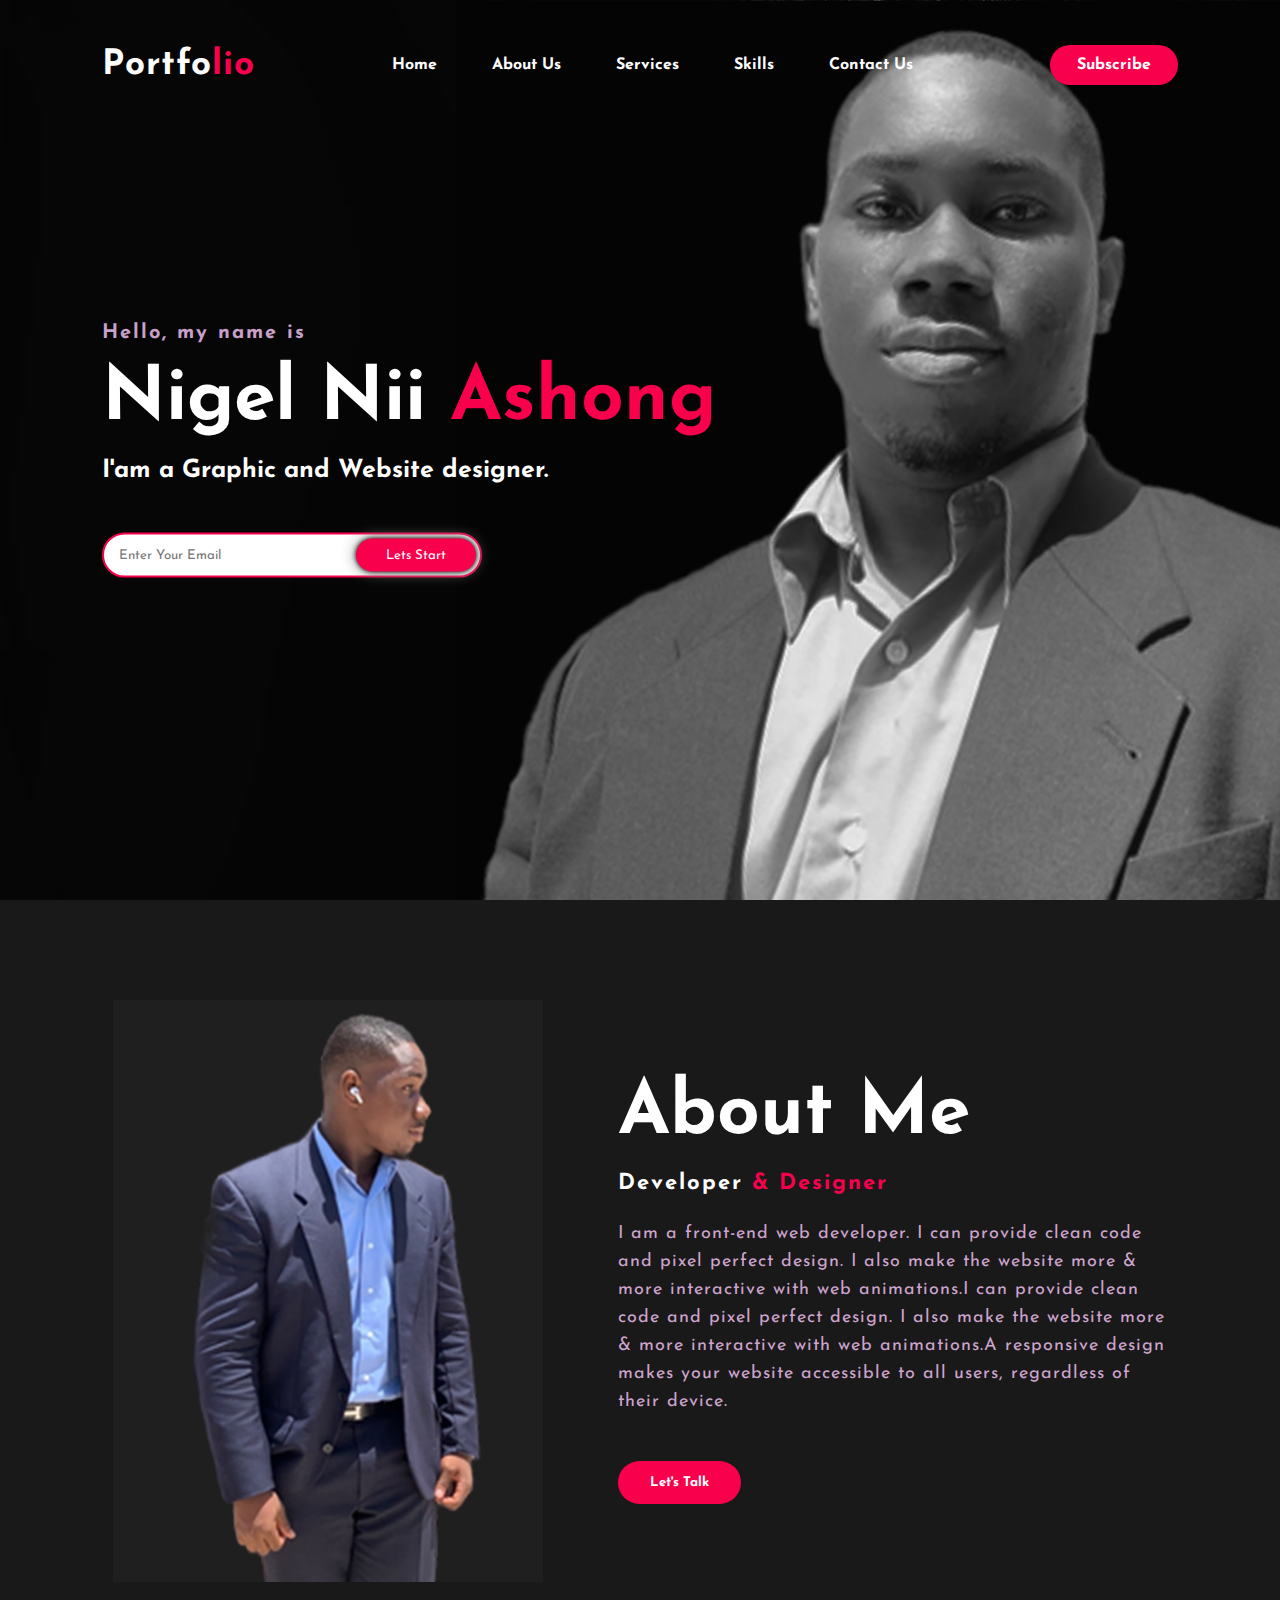
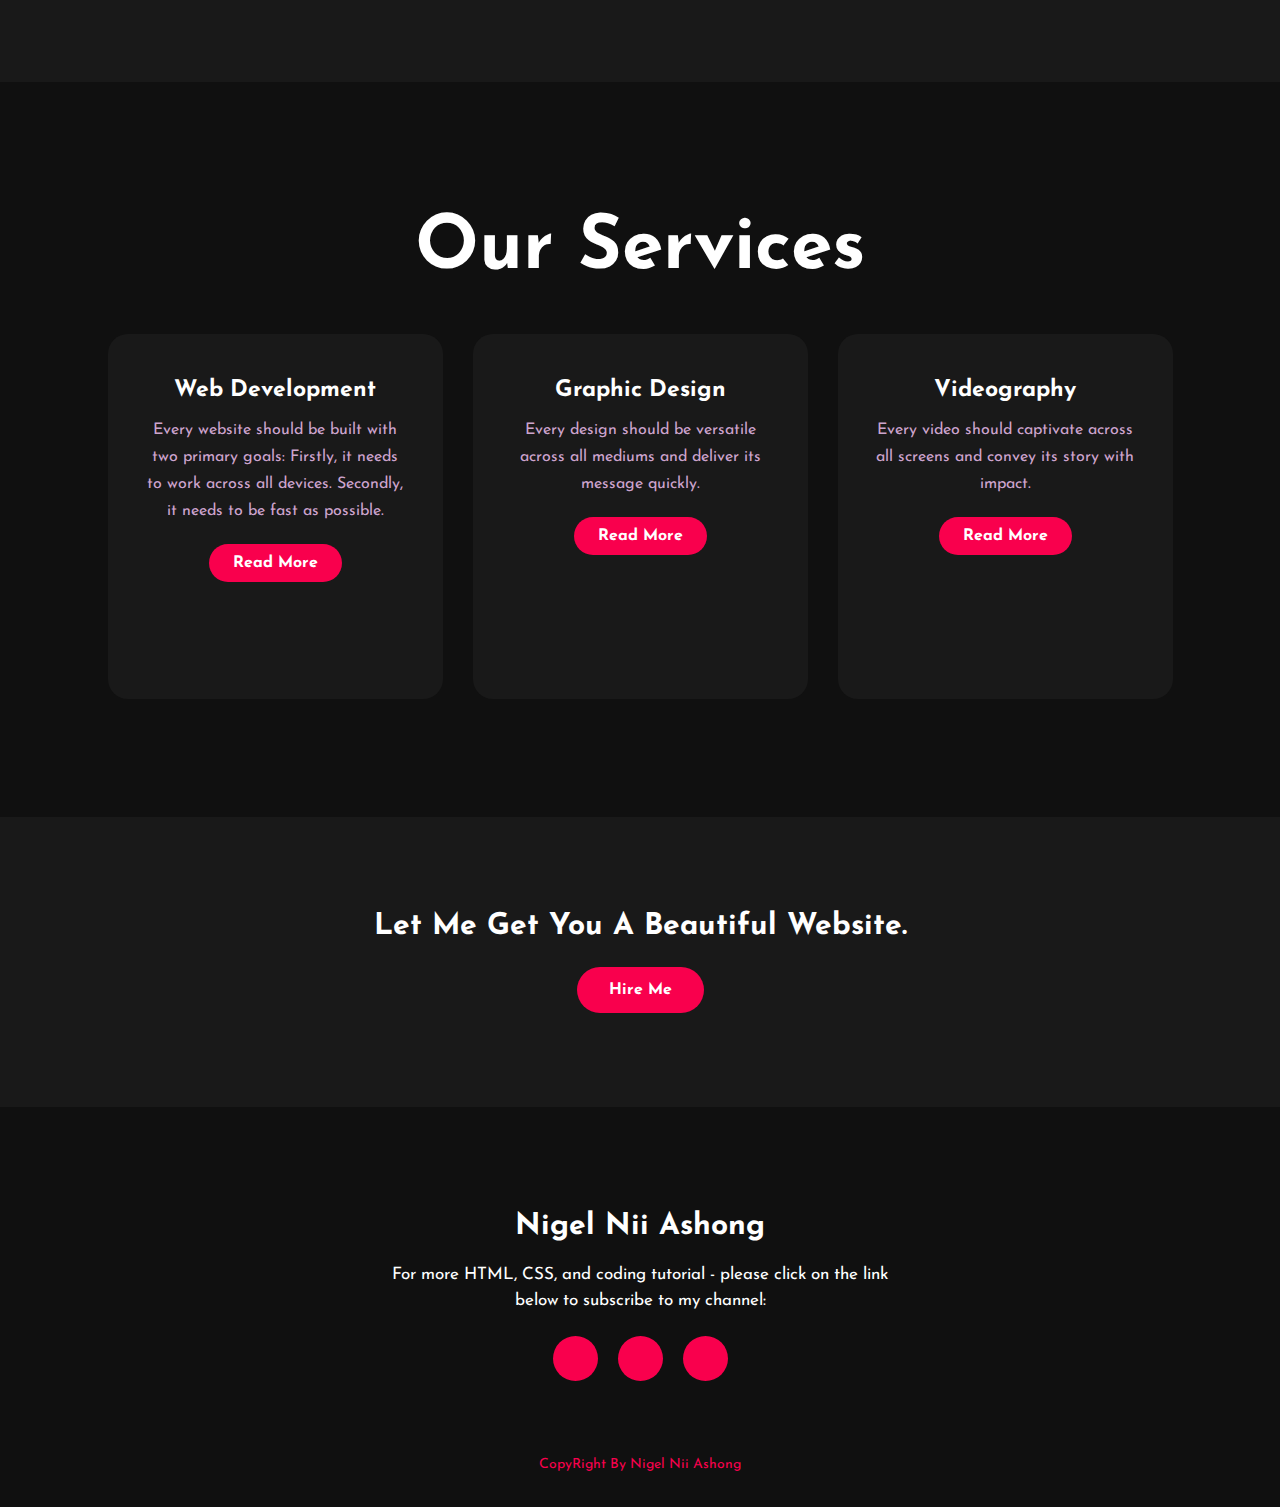
<file: index.html>
<!DOCTYPE html>
<html>
<head>
	<title>Portfolio website</title>
	<link rel="stylesheet" type="text/css" href="css/style.css">

	<link rel="preconnect" href="https://fonts.gstatic.com">
  <link href="https://fonts.googleapis.com/css2?family=Josefin+Sans:ital,wght@0,100;0,200;0,300;0,400;0,500;0,600;0,700;1,100;1,200;1,300;1,400;1,500;1,600;1,700&display=swap" rel="stylesheet">

  <link rel="stylesheet" href="https://cdnjs.cloudflare.com/ajax/libs/font-awesome/5.15.3/css/all.min.css" integrity="sha512-iBBXm8fW90+nuLcSKlbmrPcLa0OT92xO1BIsZ+ywDWZCvqsWgccV3gFoRBv0z+8dLJgyAHIhR35VZc2oM/gI1w==" crossorigin="anonymous" referrerpolicy="no-referrer" />

</head>
<body>
	<!----hero Section start---->

	<div class="hero">
		<nav>
			<h2 class="logo">Portfo<span>lio</span></h2>
			<ul>
				<li><a href="#">Home</a></li>
				<li><a href="#">About Us</a></li>
				<li><a href="#">Services</a></li>
				<li><a href="#">Skills</a></li>
				<li><a href="#">Contact Us</a></li>
			</ul>
			<a href="#" class="btn">Subscribe</a>
		</nav>

		<div class="content">
			<h4>Hello, my name is</h4>
			<h1>Nigel Nii <span>Ashong</span></h1>
			<h3>I'am a Graphic and Website designer.</h3>
			<div class="newslatter">
				<form>
					<input type="email" name="email" id="mail" placeholder="Enter Your Email">
					<input type="submit" name="submit" value="Lets Start">
				</form>
			</div>
		</div>
	</div>

	<!----About section start---->
	<section class="about">
		<div class="main">
			<img src="img/main-img.jpg">
			<div class="about-text">
				<h2>About Me</h2>
				<h5>Developer <span>& Designer</span></h5>
				<p>I am a front-end web developer. I can provide clean code and pixel perfect design. I also make the website more & more interactive with web animations.I can provide clean code and pixel perfect design. I also make the website more & more interactive with web animations.A responsive design makes your website accessible to all users, regardless of their device.</p>
				<button type="button">Let's Talk</button>
			</div>
		</div>
	</section>

	<!-----service section start----------->
	<div class="service">
		<div class="title">
			<h2>Our Services</h2>
		</div>

		<div class="box">
			<div class="card">
				<i class="fas fa-bars"></i>
				<h5>Web Development</h5>
				<div class="pra">
					<p>Every website should be built with two primary goals: Firstly, it needs to work across all devices. Secondly, it needs to be fast as possible.</p>

					<p style="text-align: center;">
						<a class="button" href="#">Read More</a>
					</p>
				</div>
			</div>

			<div class="card">
				<i class="far fa-user"></i>
				<h5>Graphic Design</h5>
				<div class="pra">
					<p>Every design should be versatile across all mediums and deliver its message quickly.</p>

					<p style="text-align: center;">
						<a class="button" href="#">Read More</a>
					</p>
				</div>
			</div>

			<div class="card">
				<i class="far fa-bell"></i>
				<h5>Videography</h5>
				<div class="pra">
					<p>Every video should captivate across all screens and convey its story with impact.</p>

					<p style="text-align: center;">
						<a class="button" href="#">Read More</a>
					</p>
				</div>
			</div>
		</div>
	</div>

	<!------Contact Me------>
	<div class="contact-me">
		<p>Let Me Get You A Beautiful Website.</p>
		<a class="button-two" href="#">Hire Me</a>
	</div>

	<!------footer start--------->
	<footer>
		<p>Nigel Nii Ashong</p>
		<p>For more HTML, CSS, and coding tutorial - please click on the link below to subscribe to my channel:</p>
		<div class="social">
			<a href="#"><i class="fab fa-facebook-f"></i></a>
			<a href="#"><i class="fab fa-instagram"></i></a>
			<a href="#"><i class="fab fa-dribbble"></i></a>
		</div>
		<p class="end">CopyRight By Nigel Nii Ashong</p>
	</footer>
</body>
</html>
</file>
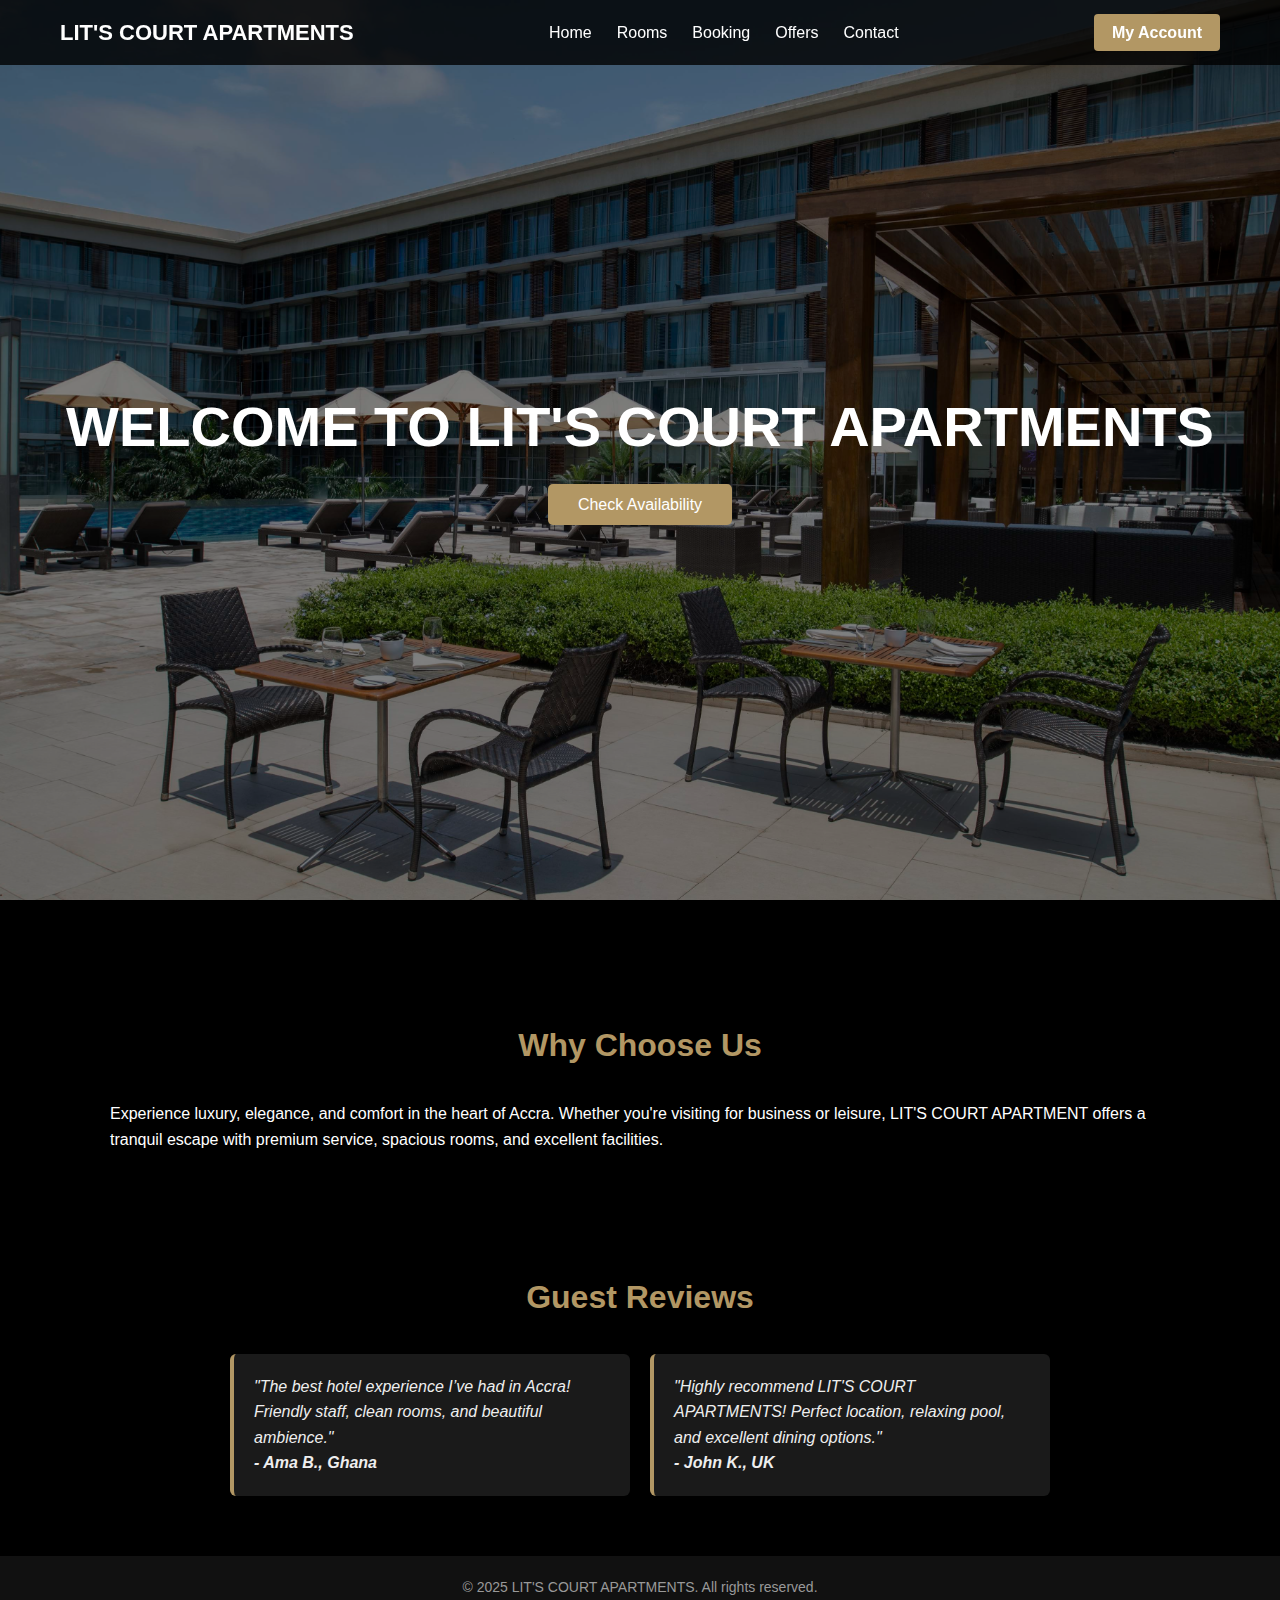
<file: HOTEL 2/index.HTML>
<!DOCTYPE html>
<html lang="en">
<head>
  <meta charset="UTF-8" />
  <meta name="viewport" content="width=device-width, initial-scale=1.0"/>
  <title>GrandStyle Hotel</title>
  <link rel="stylesheet" href="styles.css" />
</head>
<body>
  <header class="navbar">
    <div class="logo">LIT'S COURT APARTMENTS</div>
    <nav>
      <ul>
        <li><a href="index.html">Home</a></li>
        <li><a href="rooms.html">Rooms</a></li>
        <li><a href="booking.html">Booking</a></li>
        <li><a href="offers.html">Offers</a></li>
        <li><a href="contact.html">Contact</a></li>
      </ul>
    </nav>
    <div class="account-btn"><a href="#">My Account</a></div>
  </header>

  <section class="hero">
    <div class="hero-content">
      <h1>WELCOME TO LIT'S COURT APARTMENTS</h1>
      <a href="booking.html" class="cta-btn">Check Availability</a>
    </div>
  </section>

  <section class="container">
    <h2 class="section-title">Why Choose Us</h2>
    <p>Experience luxury, elegance, and comfort in the heart of Accra. Whether you're visiting for business or leisure, LIT'S COURT APARTMENT offers a tranquil escape with premium service, spacious rooms, and excellent facilities.</p>
  </section>

  <section class="container">
    <h2 class="section-title">Guest Reviews</h2>
    <div class="testimonials">
      <div class="testimonial-card">
        <p>"The best hotel experience I’ve had in Accra! Friendly staff, clean rooms, and beautiful ambience."</p>
        <strong>- Ama B., Ghana</strong>
      </div>
      <div class="testimonial-card">
        <p>"Highly recommend LIT'S COURT APARTMENTS! Perfect location, relaxing pool, and excellent dining options."</p>
        <strong>- John K., UK</strong>
      </div>
    </div>
  </section>

  <footer>
    <p>&copy; 2025 LIT'S COURT APARTMENTS. All rights reserved.</p>
  </footer>
</body>
</html>
</file>
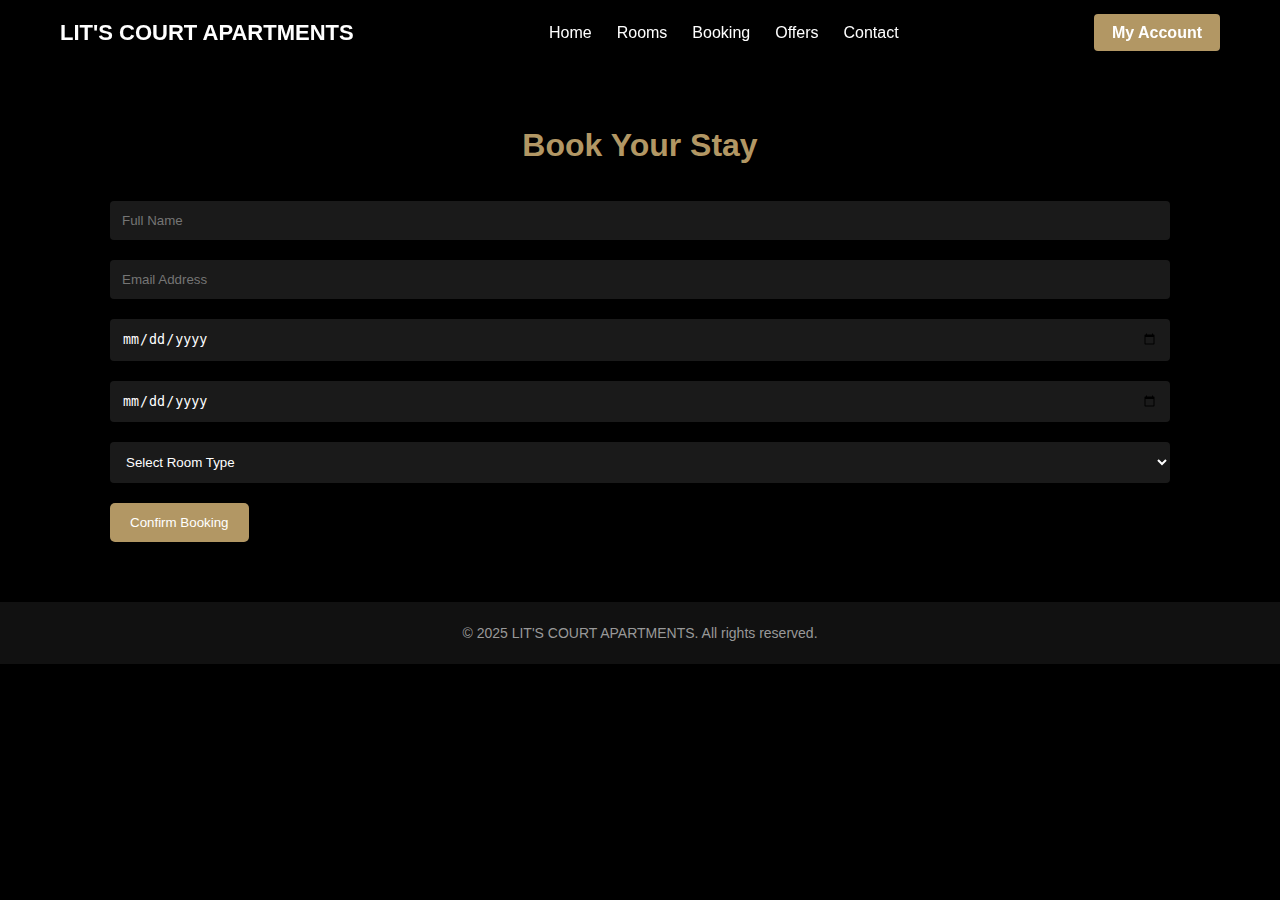
<file: HOTEL 2/Booking.html>
<!DOCTYPE html>
<html lang="en">
<head>
  <meta charset="UTF-8" />
  <meta name="viewport" content="width=device-width, initial-scale=1.0"/>
  <title>Booking - LIT'S COURT APARTMENTS</title>
  <link rel="stylesheet" href="styles.css" />
</head>
<body>
  <header class="navbar">
    <div class="logo">LIT'S COURT APARTMENTS</div>
    <nav>
      <ul>
        <li><a href="index.html">Home</a></li>
        <li><a href="rooms.html">Rooms</a></li>
        <li><a href="booking.html">Booking</a></li>
        <li><a href="offers.html">Offers</a></li>
        <li><a href="contact.html">Contact</a></li>
      </ul>
    </nav>
    <div class="account-btn"><a href="#">My Account</a></div>
  </header>

  <section class="container">
    <h2 class="section-title">Book Your Stay</h2>
    <form action="booking-process.php" method="post">
      <input type="text" name="name" placeholder="Full Name" required />
      <input type="email" name="email" placeholder="Email Address" required />
      <input type="date" name="checkin" required />
      <input type="date" name="checkout" required />
      <select name="room_type" required>
        <option value="">Select Room Type</option>
        <option value="standard">Standard Room</option>
        <option value="deluxe">Deluxe Room</option>
        <option value="suite">Executive Suite</option>
      </select>
      <button type="submit">Confirm Booking</button>
    </form>
  </section>

  <footer>
    <p>&copy; 2025 LIT'S COURT APARTMENTS. All rights reserved.</p>
  </footer>
</body>
</html>
</file>
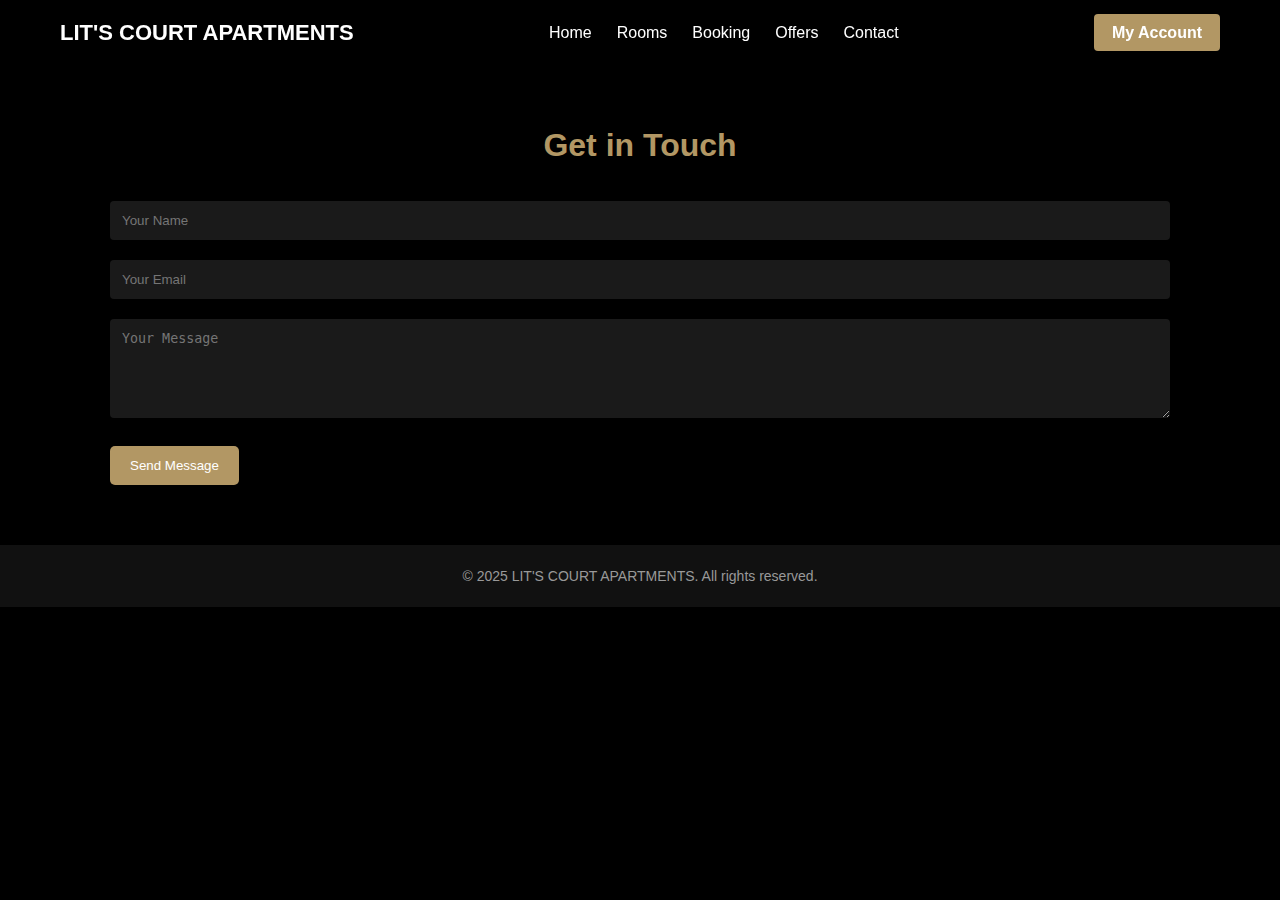
<file: HOTEL 2/contact.html>
<!DOCTYPE html>
<html lang="en">
<head>
  <meta charset="UTF-8" />
  <meta name="viewport" content="width=device-width, initial-scale=1.0"/>
  <title>Contact Us - LIT'S COURT APARTMENTS</title>
  <link rel="stylesheet" href="styles.css" />
</head>
<body>
  <header class="navbar">
    <div class="logo">LIT'S COURT APARTMENTS</div>
    <nav>
      <ul>
        <li><a href="index.html">Home</a></li>
        <li><a href="rooms.html">Rooms</a></li>
        <li><a href="booking.html">Booking</a></li>
        <li><a href="offers.html">Offers</a></li>
        <li><a href="contact.html">Contact</a></li>
      </ul>
    </nav>
    <div class="account-btn"><a href="#">My Account</a></div>
  </header>

  <section class="container">
    <h2 class="section-title">Get in Touch</h2>
    <form action="contact-process.php" method="post">
      <input type="text" name="name" placeholder="Your Name" required />
      <input type="email" name="email" placeholder="Your Email" required />
      <textarea name="message" rows="5" placeholder="Your Message" required></textarea>
      <button type="submit">Send Message</button>
    </form>
  </section>

  <footer>
    <p>&copy; 2025 LIT'S COURT APARTMENTS. All rights reserved.</p>
  </footer>
</body>
</html>
</file>
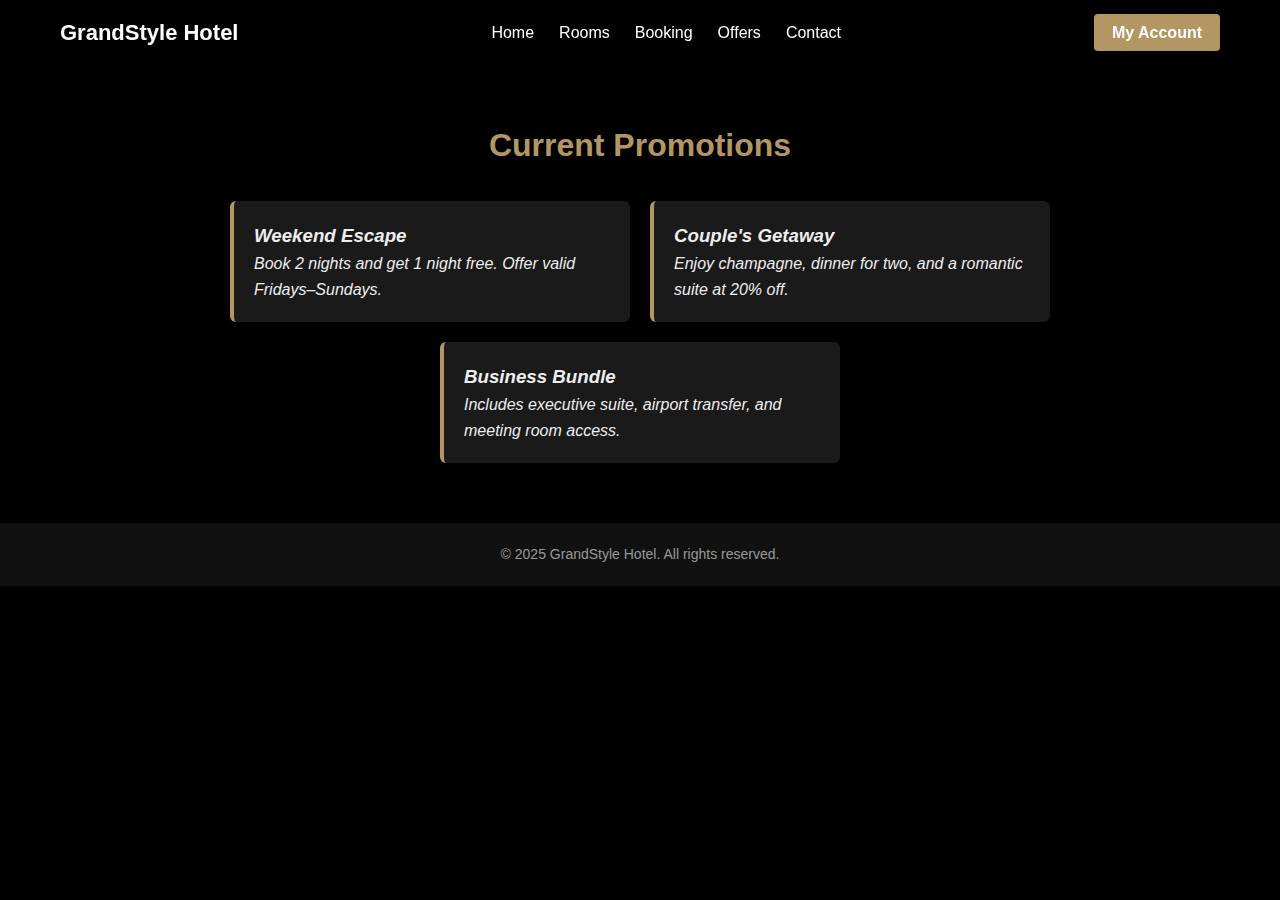
<file: HOTEL 2/offers.html>
<!DOCTYPE html>
<html lang="en">
<head>
  <meta charset="UTF-8" />
  <meta name="viewport" content="width=device-width, initial-scale=1.0"/>
  <title>Special Offers - GrandStyle Hotel</title>
  <link rel="stylesheet" href="styles.css" />
</head>
<body>
  <header class="navbar">
    <div class="logo">GrandStyle Hotel</div>
    <nav>
      <ul>
        <li><a href="index.html">Home</a></li>
        <li><a href="rooms.html">Rooms</a></li>
        <li><a href="booking.html">Booking</a></li>
        <li><a href="offers.html">Offers</a></li>
        <li><a href="contact.html">Contact</a></li>
      </ul>
    </nav>
    <div class="account-btn"><a href="#">My Account</a></div>
  </header>

  <section class="container">
    <h2 class="section-title">Current Promotions</h2>
    <div class="testimonials">
      <div class="testimonial-card">
        <h3>Weekend Escape</h3>
        <p>Book 2 nights and get 1 night free. Offer valid Fridays–Sundays.</p>
      </div>
      <div class="testimonial-card">
        <h3>Couple's Getaway</h3>
        <p>Enjoy champagne, dinner for two, and a romantic suite at 20% off.</p>
      </div>
      <div class="testimonial-card">
        <h3>Business Bundle</h3>
        <p>Includes executive suite, airport transfer, and meeting room access.</p>
      </div>
    </div>
  </section>

  <footer>
    <p>&copy; 2025 GrandStyle Hotel. All rights reserved.</p>
  </footer>
</body>
</html>
</file>
<file: css/style.css>
*{
	padding: 0;
	margin: 0;
	font-family: 'Josefin Sans', sans-serif;
	box-sizing: border-box;
}
.hero{
	height: 100vh;
	width: 100%;
	background-image: url(../img/background.jpg);
	background-size: cover;
	background-position: center;
}
nav{
	display: flex;
	align-items: center;
	justify-content: space-between;
	padding-top: 45px;
	padding-left: 8%;
	padding-right: 8%;
}
.logo{
	color: white;
	font-size: 35px;
	letter-spacing: 1px;
	cursor: pointer;
}
span{
	color: #f9004d;
}
nav ul li{
	list-style-type: none;
	display: inline-block;
	padding: 10px  25px;
}
nav ul li a{
	color: white;
	text-decoration: none;
	font-weight: bold;
	text-transform: capitalize;
}
nav ul li a:hover{
	color: #f9004d;
	transition: .4s;
}
.btn{
	background-color:#f9004d;
	color: white;
	text-decoration: none;
	border: 2px solid transparent;
	font-weight: bold;
	padding: 10px 25px;
	border-radius: 30px;
	transition: transform .4s; 
}
.btn:hover{
	transform: scale(1.2);
}
.content{
	position: absolute;
	top: 50%;
	left:8%;
	transform: translateY(-50%);
}
h1{
	color: white;
	margin: 20px 0px 20px;
	font-size: 75px;
}
h3{
	color: white;
	font-size: 25px;
	margin-bottom: 50px;
}
h4{
	color: #fcfc;
	letter-spacing: 2px;
	font-size: 20px;
}
.newslatter form{
	width: 380px;
	max-width: 100%;
	position: relative;
}
.newslatter form input:first-child{
	display: inline-block;
	width: 100%;
	padding: 14px 130px 14px 15px;
	border: 2px solid #f9004d;
	outline: none;
	border-radius: 30px;
}
.newslatter form input:last-child{
	position: absolute;
	display: inline-block;
	outline: none;
	border: none;
	padding: 10px 30px;
	border-radius: 30px;
	background-color:#f9004d;
	color: white;
	box-shadow: 0px 0px 5px #000, 0px 0px 15px #858585;
	top: 6px;
	right: 6px; 
}

.about{
	width: 100%;
	padding: 100px 0px;
	background-color: #191919;
}
.about img{
	height: auto;
	width: 430px;
}
.about-text{
	width: 550px;
}
.main{
	width: 1130px;
	max-width: 95%;
	margin: 0 auto;
	display: flex;
	align-items: center;
	justify-content: space-around;
}
.about-text h2{
	color: white;
	font-size: 75px;
	text-transform: capitalize;
	margin-bottom: 20px;
}
.about-text h5{
	color: white;
	letter-spacing: 2px;
	font-size: 22px;
	margin-bottom: 25px;
	text-transform: capitalize;
}
.about-text p{
	color: #fcfc;
	letter-spacing: 1px;
	line-height: 28px;
	font-size: 18px;
	margin-bottom: 45px;
}
button{
	background-color:#f9004d;
	color: white;
	text-decoration: none;
	border: 2px solid transparent;
	font-weight: bold;
	padding: 13px 30px;
	border-radius: 30px;
	transition: .4s; 
}
button:hover{
	background-color: transparent;
	border: 2px solid #f9004d;
	cursor: pointer;
}

.service{
	background: #101010;
	width: 100%;
	padding: 100px 0px;
}
.title h2{
	color: white;
	font-size: 75px;
	width: 1130px;
	margin: 30px auto;
	text-align: center;
}
.box{
	display: flex;
	justify-content: center;
	align-items: center;
	min-height: 400px;
}
.card{
	height: 365px;
	width: 335px;
	padding: 20px 35px;
	background: #191919;
	border-radius: 20px;
	margin: 15px;
	position: relative;
	overflow: hidden;
	text-align: center;
}
.card i{
	font-size: 50px;
	display: block;
	text-align: center;
	margin: 25px 0px;
	color: #f9004d;

}
h5{
	color: white;
	font-size: 23px;
	margin-bottom: 15px;
}
.pra p{
	color: #fcfc;
	font-size: 16px;
	line-height: 27px;
	margin-bottom: 25px;
}
.card .button{
	background-color:#f9004d;
	color: white;
	text-decoration: none;
	border: 2px solid transparent;
	font-weight: bold;
	padding: 9px 22px;
	border-radius: 30px;
	transition: .4s; 
}
.card .button:hover{
	background-color: transparent;
	border: 2px solid #f9004d;
	cursor: pointer;
}
.contact-me{
	width: 100%;
	height: 290px;
	background: #191919;
	display: flex;
	align-items: center;
	flex-direction: column;
	justify-content: center;
}
.contact-me p{
	color: white;
	font-size: 30px;
	font-weight: bold;
	margin-bottom: 25px;
}
.contact-me .button-two{
	background-color:#f9004d;
	color: white;
	text-decoration: none;
	border: 2px solid transparent;
	font-weight: bold;
	padding: 13px 30px;
	border-radius: 30px;
	transition: .4s; 
}
.contact-me .button-two:hover{
	background-color: transparent;
	border: 2px solid #f9004d;
	cursor: pointer;
}
footer{
	position: relative;
	width: 100%;
	height: 400px;
	background: #101010;
	display: flex;
	flex-direction: column;
	align-items: center;
	justify-content: center;
}
footer p:nth-child(1){
	font-size: 30px;
	color: white;
	margin-bottom: 20px;
	font-weight: bold;
}
footer p:nth-child(2){
	color: white;
	font-size: 17px;
	width: 500px;
	text-align: center;
	line-height: 26px;
}
.social{
	display: flex;
}
.social a{
	width: 45px;
	height: 45px;
	display: flex;
	align-items: center;
	justify-content: center;
	background:  #f9004d;
	border-radius: 50%;
	margin: 22px 10px;
	color: white;
	text-decoration: none;
	font-size: 20px;
}
.social a:hover{
	transform: scale(1.3);
	transition: .3s;
}
.end{
	position: absolute;
	color:#f9004d;
	bottom: 35px;
	font-size: 14px; 
}
</file>
<file: HOTEL 2/styles.css>
/* styles.css */

/* Reset & Base */
* {
  margin: 0;
  padding: 0;
  box-sizing: border-box;
}
body {
  font-family: 'Helvetica Neue', sans-serif;
  background-color: #000;
  color: #fff;
  line-height: 1.6;
}
a {
  text-decoration: none;
  color: inherit;
}
ul {
  list-style: none;
}

/* Navbar */
.navbar {
  position: fixed;
  top: 0;
  width: 100%;
  background: rgba(0, 0, 0, 0.8);
  color: #fff;
  padding: 15px 60px;
  display: flex;
  justify-content: space-between;
  align-items: center;
  z-index: 1000;
}
.logo {
  font-size: 22px;
  font-weight: bold;
  color: #fff;
}
.navbar nav ul {
  display: flex;
  gap: 25px;
}
.navbar nav ul li a {
  color: #fff;
  transition: color 0.3s;
}
.navbar nav ul li a:hover {
  color: #b29764;
}
.account-btn a {
  background-color: #b29764;
  padding: 10px 18px;
  border-radius: 4px;
  font-weight: bold;
}

/* Hero */
.hero {
  position: relative;
  height: 100vh;
  background: url('5b5caa4716fb-75399898_4K.jpg') no-repeat center center/cover;
  display: flex;
  align-items: center;
  justify-content: center;
  text-align: center;
}
.hero::before {
  content: '';
  position: absolute;
  inset: 0;
  background-color: rgba(0, 0, 0, 0.5);
}
.hero-content {
  position: relative;
  z-index: 1;
}
.hero-content h1 {
  font-size: 3.5rem;
  color: #fff;
  margin-bottom: 20px;
  animation: fadeIn 2s ease-in;
}
.hero-content .cta-btn {
  background-color: #b29764;
  color: #fff;
  padding: 12px 30px;
  font-size: 1rem;
  border-radius: 5px;
  transition: 0.3s;
  animation: slideUp 1.5s ease-out;
}
.cta-btn:hover {
  background: #8c7548;
}

/* Containers */
.container {
  max-width: 1100px;
  margin: 120px auto 60px;
  padding: 0 20px;
}
.section-title {
  text-align: center;
  font-size: 2rem;
  color: #b29764;
  margin-bottom: 30px;
}

.rooms-container {
  max-width: 1200px; /* container width */
  margin: 0 auto;
  padding: 20px;
  display: flex;
  flex-wrap: wrap;
  gap: 20px; /* space between cards */
  justify-content: center;
}

.room-card {
  background-color: #fff;
  border: 1px solid #ddd;
  border-radius: 8px;
  width: 300px; /* uniform width */
  box-shadow: 0 2px 8px rgba(0,0,0,0.1);
  display: flex;
  flex-direction: column;
  overflow: hidden;
  transition: transform 0.2s ease;
}

.room-card:hover {
  transform: translateY(-5px);
}

.room-image {
  width: 100%;
  height: 180px;
  object-fit: cover;
}

.room-info {
  padding: 15px;
  flex-grow: 1;
  display: flex;
  flex-direction: column;
}

.room-title {
  font-size: 1.2rem;
  margin-bottom: 10px;
  color: #003366; /* blue-black theme */
}

.room-description {
  flex-grow: 1; /* push price & button to bottom */
  font-size: 0.95rem;
  margin-bottom: 15px;
  color: #333;
}

.room-price {
  font-weight: bold;
  margin-bottom: 12px;
  color: #006400; /* dark green for price */
}

.book-btn {
  background-color: #003366;
  color: #fff;
  border: none;
  padding: 10px 0;
  border-radius: 5px;
  cursor: pointer;
  font-size: 1rem;
  transition: background-color 0.3s ease;
}

.book-btn:hover {
  background-color: #0055aa;
}


/* Testimonials */
.testimonials {
  display: flex;
  gap: 20px;
  flex-wrap: wrap;
  justify-content: center;
}
.testimonial-card {
  background: #1a1a1a;
  padding: 20px;
  border-left: 4px solid #b29764;
  max-width: 400px;
  border-radius: 6px;
  font-style: italic;
  color: #eee;
  animation: slideUp 1s ease-out;
}

/* Forms */
form input, form textarea, form select {
  width: 100%;
  padding: 12px;
  margin-bottom: 20px;
  border: none;
  border-radius: 4px;
  background: #1a1a1a;
  color: #fff;
}
form button {
  background-color: #b29764;
  color: white;
  padding: 12px 20px;
  border: none;
  border-radius: 5px;
  cursor: pointer;
}
form button:hover {
  background-color: #8c7548;
}

/* Footer */
footer {
  background: #111;
  color: #999;
  text-align: center;
  padding: 20px;
  font-size: 14px;
  margin-top: 60px;
}

/* Animations */
@keyframes fadeIn {
  from { opacity: 0; }
  to { opacity: 1; }
}
@keyframes slideUp {
  from {
    transform: translateY(40px);
    opacity: 0;
  }
  to {
    transform: translateY(0);
    opacity: 1;
  }
}

/* Responsive */
@media (max-width: 768px) {
  .navbar {
    flex-direction: column;
    padding: 15px 20px;
  }
  .navbar nav ul {
    flex-direction: column;
    gap: 10px;
    margin-top: 10px;
  }
  .hero-content h1 {
    font-size: 2rem;
  }
  .testimonials {
    flex-direction: column;
  }
}
</file>
